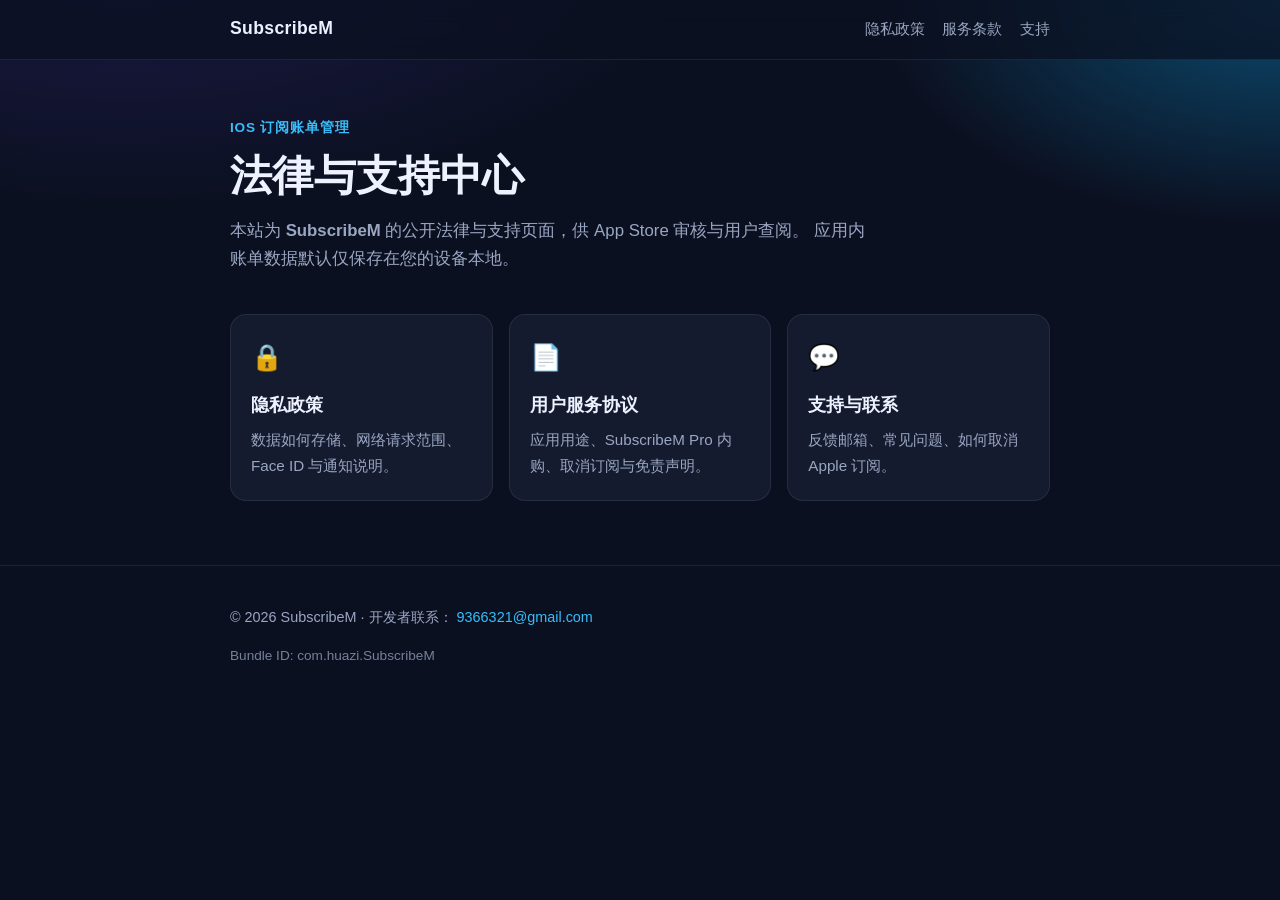
<file: SubscribeM-legal/index.html>
<!DOCTYPE html>
<html lang="zh-Hans">
<head>
  <meta charset="utf-8" />
  <meta name="viewport" content="width=device-width, initial-scale=1" />
  <title>SubscribeM · 法律与支持</title>
  <meta name="description" content="SubscribeM 隐私政策、用户服务协议与支持信息" />
  <link rel="stylesheet" href="assets/styles.css" />
  <link rel="icon" href="data:image/svg+xml,<svg xmlns='http://www.w3.org/2000/svg' viewBox='0 0 100 100'><text y='.9em' font-size='90'>📱</text></svg>" />
</head>
<body>
  <header class="site-header">
    <div class="wrap">
      <a class="brand" href="index.html">SubscribeM</a>
      <nav>
        <a href="privacy/">隐私政策</a>
        <a href="terms/">服务条款</a>
        <a href="support/">支持</a>
      </nav>
    </div>
  </header>

  <main class="wrap hero">
    <p class="eyebrow">iOS 订阅账单管理</p>
    <h1>法律与支持中心</h1>
    <p class="lead">
      本站为 <strong>SubscribeM</strong> 的公开法律与支持页面，供 App Store 审核与用户查阅。
      应用内账单数据默认仅保存在您的设备本地。
    </p>
    <div class="card-grid">
      <a class="card" href="privacy/">
        <span class="card-icon">🔒</span>
        <h2>隐私政策</h2>
        <p>数据如何存储、网络请求范围、Face ID 与通知说明。</p>
      </a>
      <a class="card" href="terms/">
        <span class="card-icon">📄</span>
        <h2>用户服务协议</h2>
        <p>应用用途、SubscribeM Pro 内购、取消订阅与免责声明。</p>
      </a>
      <a class="card" href="support/">
        <span class="card-icon">💬</span>
        <h2>支持与联系</h2>
        <p>反馈邮箱、常见问题、如何取消 Apple 订阅。</p>
      </a>
    </div>
  </main>

  <footer class="site-footer">
    <div class="wrap">
      <p>© <span id="y"></span> SubscribeM · 开发者联系：
        <a href="mailto:9366321@gmail.com">9366321@gmail.com</a>
      </p>
      <p class="muted">Bundle ID: com.huazi.SubscribeM</p>
    </div>
  </footer>
  <script>document.getElementById('y').textContent = new Date().getFullYear()</script>
</body>
</html>
</file>
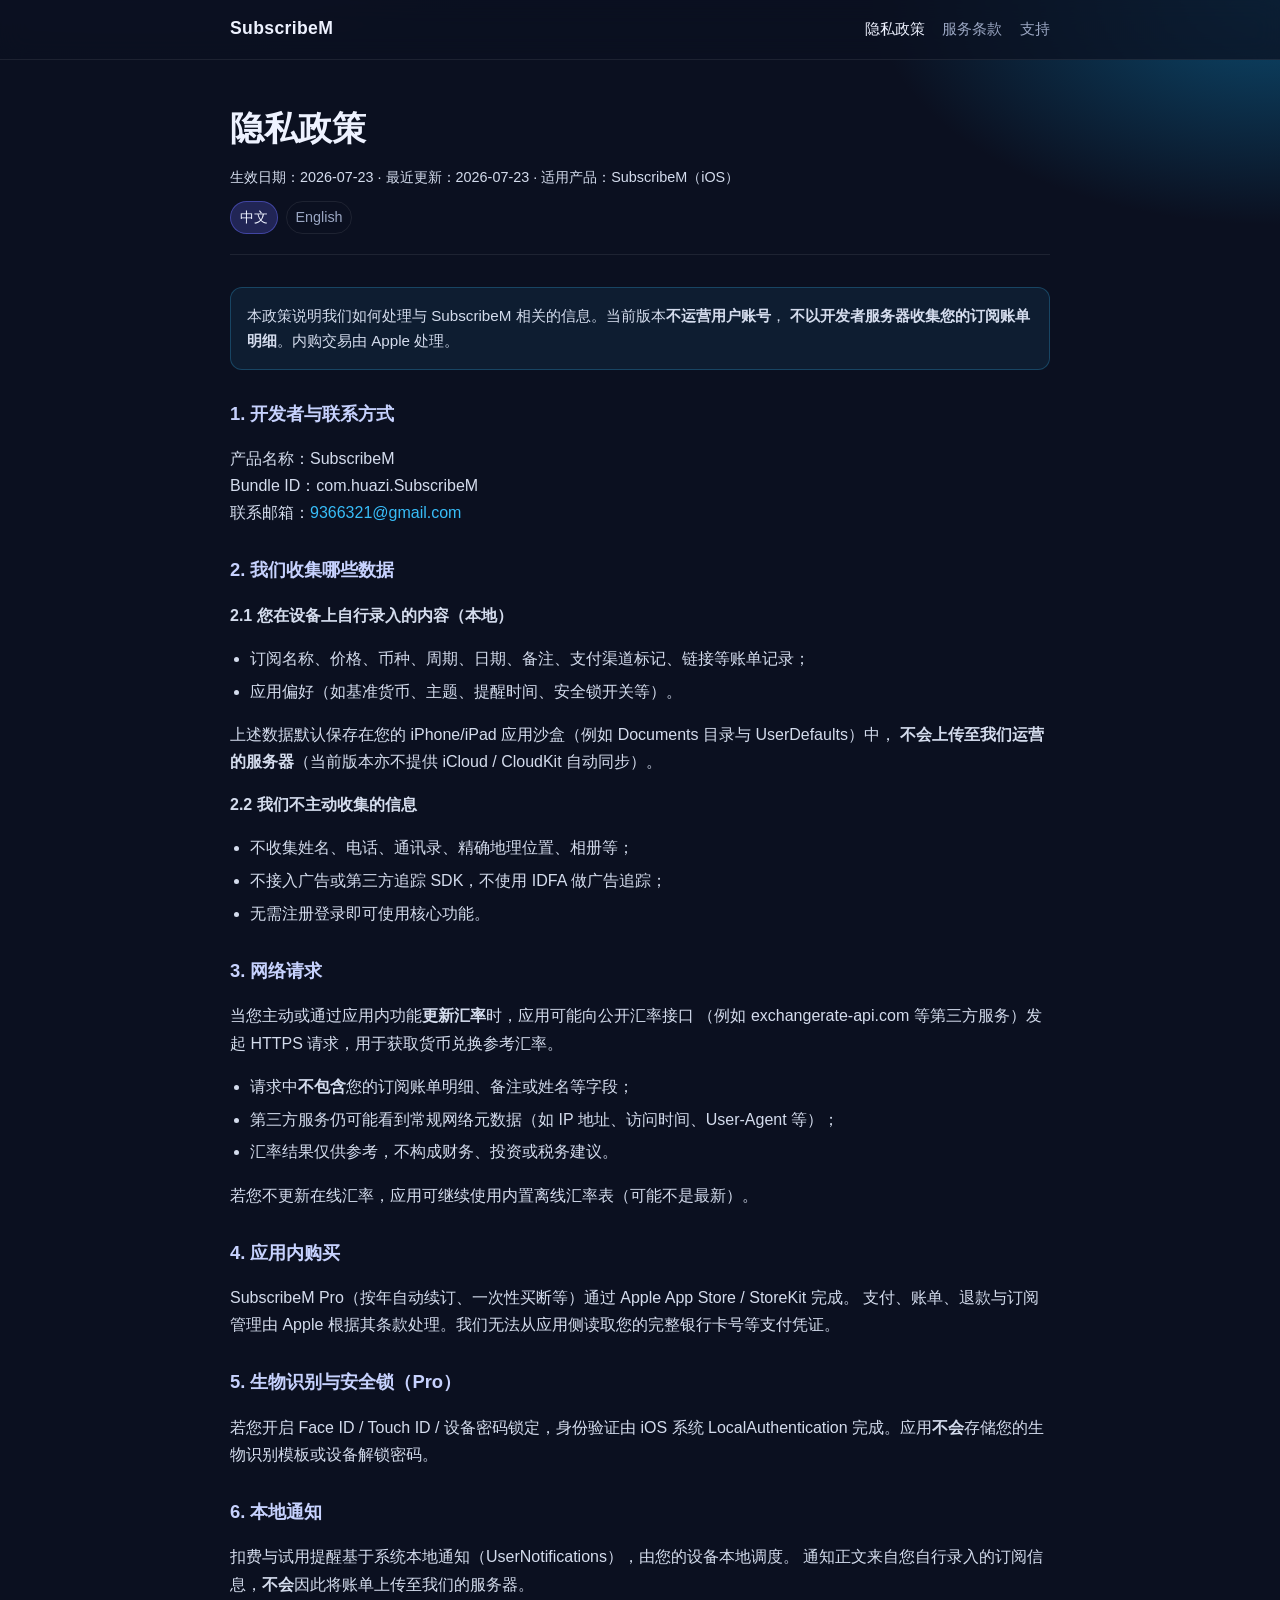
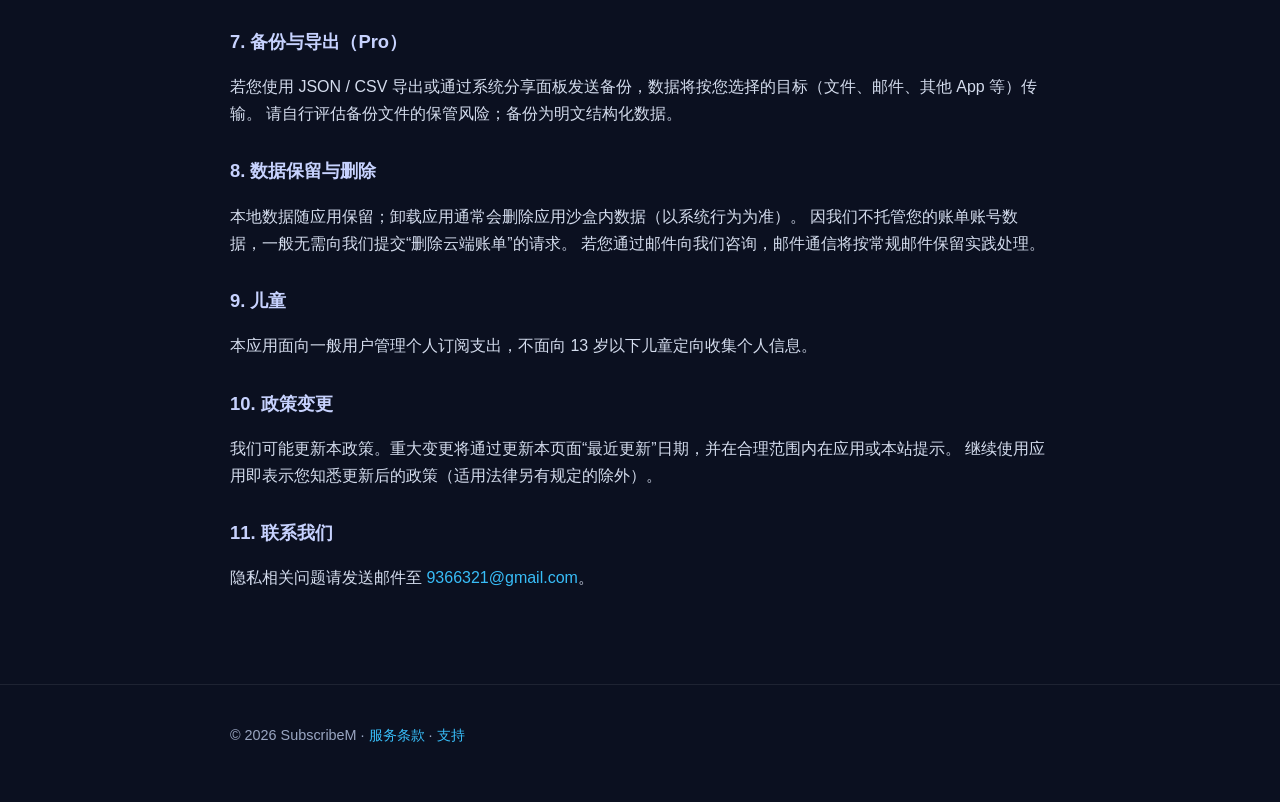
<file: SubscribeM-legal/privacy/index.html>
<!DOCTYPE html>
<html lang="zh-Hans">
<head>
  <meta charset="utf-8" />
  <meta name="viewport" content="width=device-width, initial-scale=1" />
  <title>隐私政策 · SubscribeM</title>
  <meta name="description" content="SubscribeM 隐私政策：本机存储、汇率请求、Face ID 与本地通知说明。" />
  <link rel="stylesheet" href="../assets/styles.css" />
</head>
<body>
  <header class="site-header">
    <div class="wrap">
      <a class="brand" href="../">SubscribeM</a>
      <nav>
        <a href="../privacy/" aria-current="page">隐私政策</a>
        <a href="../terms/">服务条款</a>
        <a href="../support/">支持</a>
      </nav>
    </div>
  </header>

  <main class="wrap doc">
    <header class="page-title">
      <h1>隐私政策</h1>
      <p class="meta">生效日期：2026-07-23 · 最近更新：2026-07-23 · 适用产品：SubscribeM（iOS）</p>
      <div class="lang-switch">
        <a class="active" href="./">中文</a>
        <a href="./en.html">English</a>
      </div>
    </header>

    <p class="note">
      本政策说明我们如何处理与 SubscribeM 相关的信息。当前版本<strong>不运营用户账号</strong>，
      <strong>不以开发者服务器收集您的订阅账单明细</strong>。内购交易由 Apple 处理。
    </p>

    <section>
      <h2>1. 开发者与联系方式</h2>
      <p>产品名称：SubscribeM<br />
      Bundle ID：com.huazi.SubscribeM<br />
      联系邮箱：<a href="mailto:9366321@gmail.com">9366321@gmail.com</a></p>
    </section>

    <section>
      <h2>2. 我们收集哪些数据</h2>
      <p><strong>2.1 您在设备上自行录入的内容（本地）</strong></p>
      <ul>
        <li>订阅名称、价格、币种、周期、日期、备注、支付渠道标记、链接等账单记录；</li>
        <li>应用偏好（如基准货币、主题、提醒时间、安全锁开关等）。</li>
      </ul>
      <p>上述数据默认保存在您的 iPhone/iPad 应用沙盒（例如 Documents 目录与 UserDefaults）中，
        <strong>不会上传至我们运营的服务器</strong>（当前版本亦不提供 iCloud / CloudKit 自动同步）。</p>
      <p><strong>2.2 我们不主动收集的信息</strong></p>
      <ul>
        <li>不收集姓名、电话、通讯录、精确地理位置、相册等；</li>
        <li>不接入广告或第三方追踪 SDK，不使用 IDFA 做广告追踪；</li>
        <li>无需注册登录即可使用核心功能。</li>
      </ul>
    </section>

    <section>
      <h2>3. 网络请求</h2>
      <p>当您主动或通过应用内功能<strong>更新汇率</strong>时，应用可能向公开汇率接口
        （例如 exchangerate-api.com 等第三方服务）发起 HTTPS 请求，用于获取货币兑换参考汇率。</p>
      <ul>
        <li>请求中<strong>不包含</strong>您的订阅账单明细、备注或姓名等字段；</li>
        <li>第三方服务仍可能看到常规网络元数据（如 IP 地址、访问时间、User-Agent 等）；</li>
        <li>汇率结果仅供参考，不构成财务、投资或税务建议。</li>
      </ul>
      <p>若您不更新在线汇率，应用可继续使用内置离线汇率表（可能不是最新）。</p>
    </section>

    <section>
      <h2>4. 应用内购买</h2>
      <p>SubscribeM Pro（按年自动续订、一次性买断等）通过 Apple App Store / StoreKit 完成。
        支付、账单、退款与订阅管理由 Apple 根据其条款处理。我们无法从应用侧读取您的完整银行卡号等支付凭证。</p>
    </section>

    <section>
      <h2>5. 生物识别与安全锁（Pro）</h2>
      <p>若您开启 Face ID / Touch ID / 设备密码锁定，身份验证由 iOS 系统
        LocalAuthentication 完成。应用<strong>不会</strong>存储您的生物识别模板或设备解锁密码。</p>
    </section>

    <section>
      <h2>6. 本地通知</h2>
      <p>扣费与试用提醒基于系统本地通知（UserNotifications），由您的设备本地调度。
        通知正文来自您自行录入的订阅信息，<strong>不会</strong>因此将账单上传至我们的服务器。</p>
    </section>

    <section>
      <h2>7. 备份与导出（Pro）</h2>
      <p>若您使用 JSON / CSV 导出或通过系统分享面板发送备份，数据将按您选择的目标（文件、邮件、其他 App 等）传输。
        请自行评估备份文件的保管风险；备份为明文结构化数据。</p>
    </section>

    <section>
      <h2>8. 数据保留与删除</h2>
      <p>本地数据随应用保留；卸载应用通常会删除应用沙盒内数据（以系统行为为准）。
        因我们不托管您的账单账号数据，一般无需向我们提交“删除云端账单”的请求。
        若您通过邮件向我们咨询，邮件通信将按常规邮件保留实践处理。</p>
    </section>

    <section>
      <h2>9. 儿童</h2>
      <p>本应用面向一般用户管理个人订阅支出，不面向 13 岁以下儿童定向收集个人信息。</p>
    </section>

    <section>
      <h2>10. 政策变更</h2>
      <p>我们可能更新本政策。重大变更将通过更新本页面“最近更新”日期，并在合理范围内在应用或本站提示。
        继续使用应用即表示您知悉更新后的政策（适用法律另有规定的除外）。</p>
    </section>

    <section>
      <h2>11. 联系我们</h2>
      <p>隐私相关问题请发送邮件至
        <a href="mailto:9366321@gmail.com">9366321@gmail.com</a>。</p>
    </section>
  </main>

  <footer class="site-footer">
    <div class="wrap">
      <p>© <span id="y"></span> SubscribeM ·
        <a href="../terms/">服务条款</a> ·
        <a href="../support/">支持</a>
      </p>
    </div>
  </footer>
  <script>document.getElementById('y').textContent = new Date().getFullYear()</script>
</body>
</html>
</file>
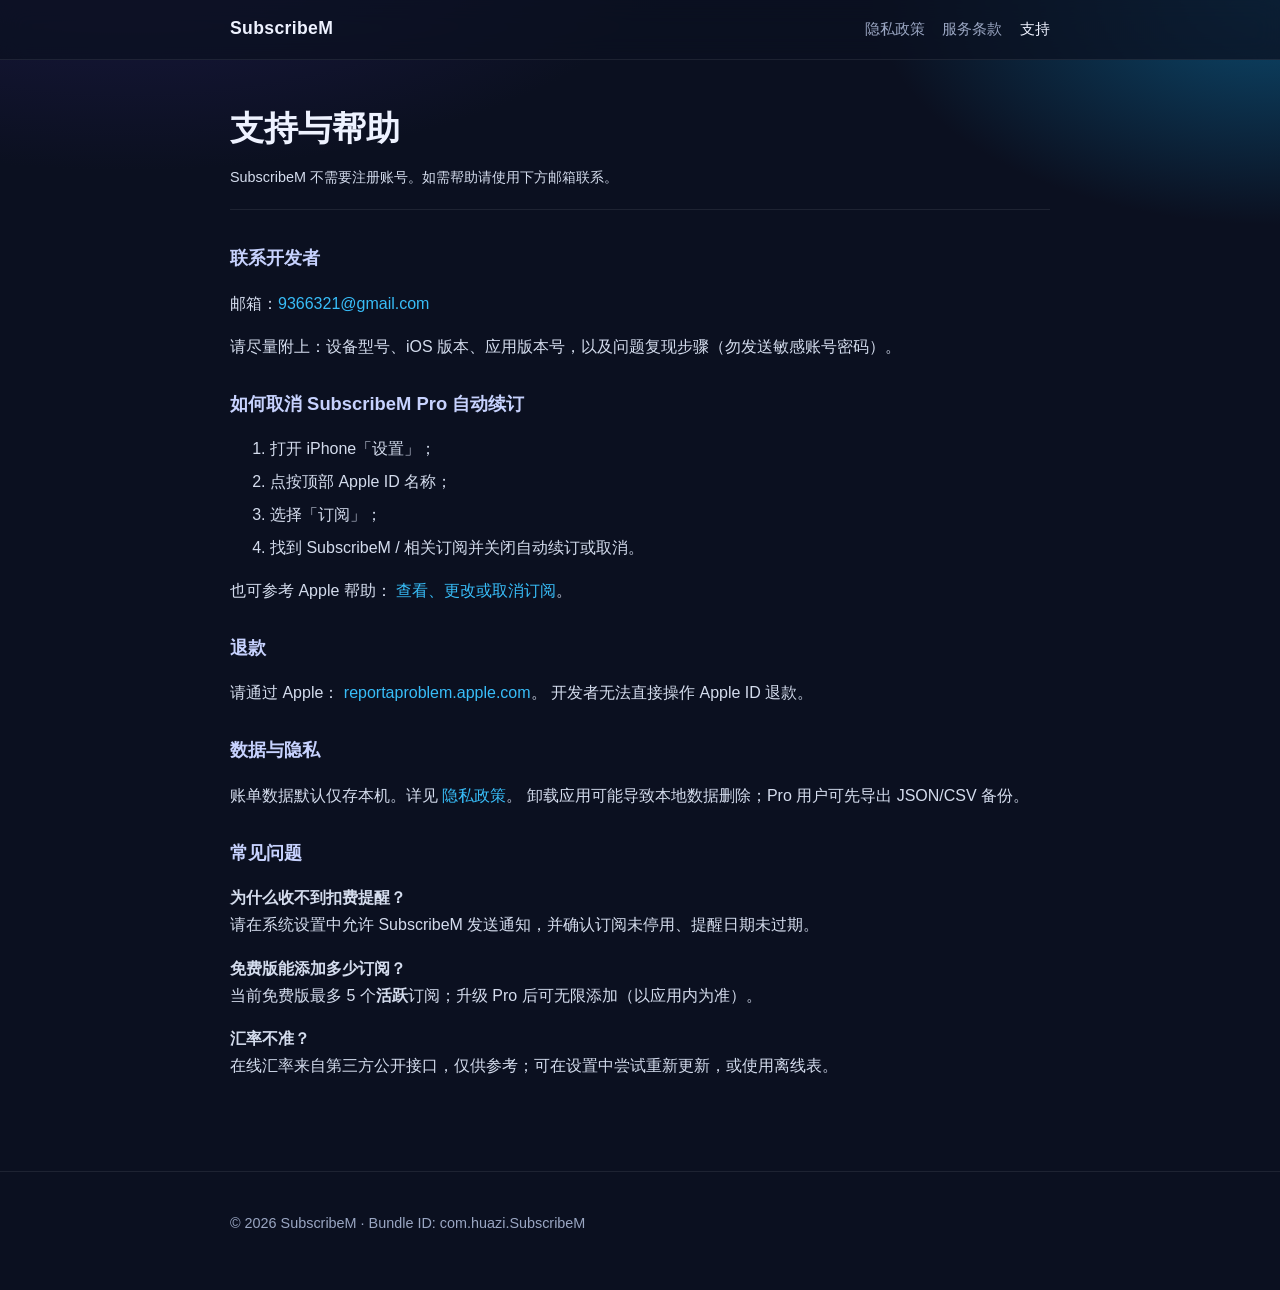
<file: SubscribeM-legal/support/index.html>
<!DOCTYPE html>
<html lang="zh-Hans">
<head>
  <meta charset="utf-8" />
  <meta name="viewport" content="width=device-width, initial-scale=1" />
  <title>支持 · SubscribeM</title>
  <meta name="description" content="SubscribeM 支持、联系邮箱与取消订阅说明。" />
  <link rel="stylesheet" href="../assets/styles.css" />
</head>
<body>
  <header class="site-header">
    <div class="wrap">
      <a class="brand" href="../">SubscribeM</a>
      <nav>
        <a href="../privacy/">隐私政策</a>
        <a href="../terms/">服务条款</a>
        <a href="../support/" aria-current="page">支持</a>
      </nav>
    </div>
  </header>

  <main class="wrap doc">
    <header class="page-title">
      <h1>支持与帮助</h1>
      <p class="meta">SubscribeM 不需要注册账号。如需帮助请使用下方邮箱联系。</p>
    </header>

    <section>
      <h2>联系开发者</h2>
      <p>邮箱：<a href="mailto:9366321@gmail.com?subject=SubscribeM%20Support">9366321@gmail.com</a></p>
      <p>请尽量附上：设备型号、iOS 版本、应用版本号，以及问题复现步骤（勿发送敏感账号密码）。</p>
    </section>

    <section>
      <h2>如何取消 SubscribeM Pro 自动续订</h2>
      <ol>
        <li>打开 iPhone「设置」；</li>
        <li>点按顶部 Apple ID 名称；</li>
        <li>选择「订阅」；</li>
        <li>找到 SubscribeM / 相关订阅并关闭自动续订或取消。</li>
      </ol>
      <p>也可参考 Apple 帮助：
        <a href="https://support.apple.com/HT202039" target="_blank" rel="noopener">查看、更改或取消订阅</a>。</p>
    </section>

    <section>
      <h2>退款</h2>
      <p>请通过 Apple：
        <a href="https://reportaproblem.apple.com" target="_blank" rel="noopener">reportaproblem.apple.com</a>。
        开发者无法直接操作 Apple ID 退款。</p>
    </section>

    <section>
      <h2>数据与隐私</h2>
      <p>账单数据默认仅存本机。详见
        <a href="../privacy/">隐私政策</a>。
        卸载应用可能导致本地数据删除；Pro 用户可先导出 JSON/CSV 备份。</p>
    </section>

    <section>
      <h2>常见问题</h2>
      <p><strong>为什么收不到扣费提醒？</strong><br />
        请在系统设置中允许 SubscribeM 发送通知，并确认订阅未停用、提醒日期未过期。</p>
      <p><strong>免费版能添加多少订阅？</strong><br />
        当前免费版最多 5 个<strong>活跃</strong>订阅；升级 Pro 后可无限添加（以应用内为准）。</p>
      <p><strong>汇率不准？</strong><br />
        在线汇率来自第三方公开接口，仅供参考；可在设置中尝试重新更新，或使用离线表。</p>
    </section>
  </main>

  <footer class="site-footer">
    <div class="wrap">
      <p>© <span id="y"></span> SubscribeM · Bundle ID: com.huazi.SubscribeM</p>
    </div>
  </footer>
  <script>document.getElementById('y').textContent = new Date().getFullYear()</script>
</body>
</html>
</file>
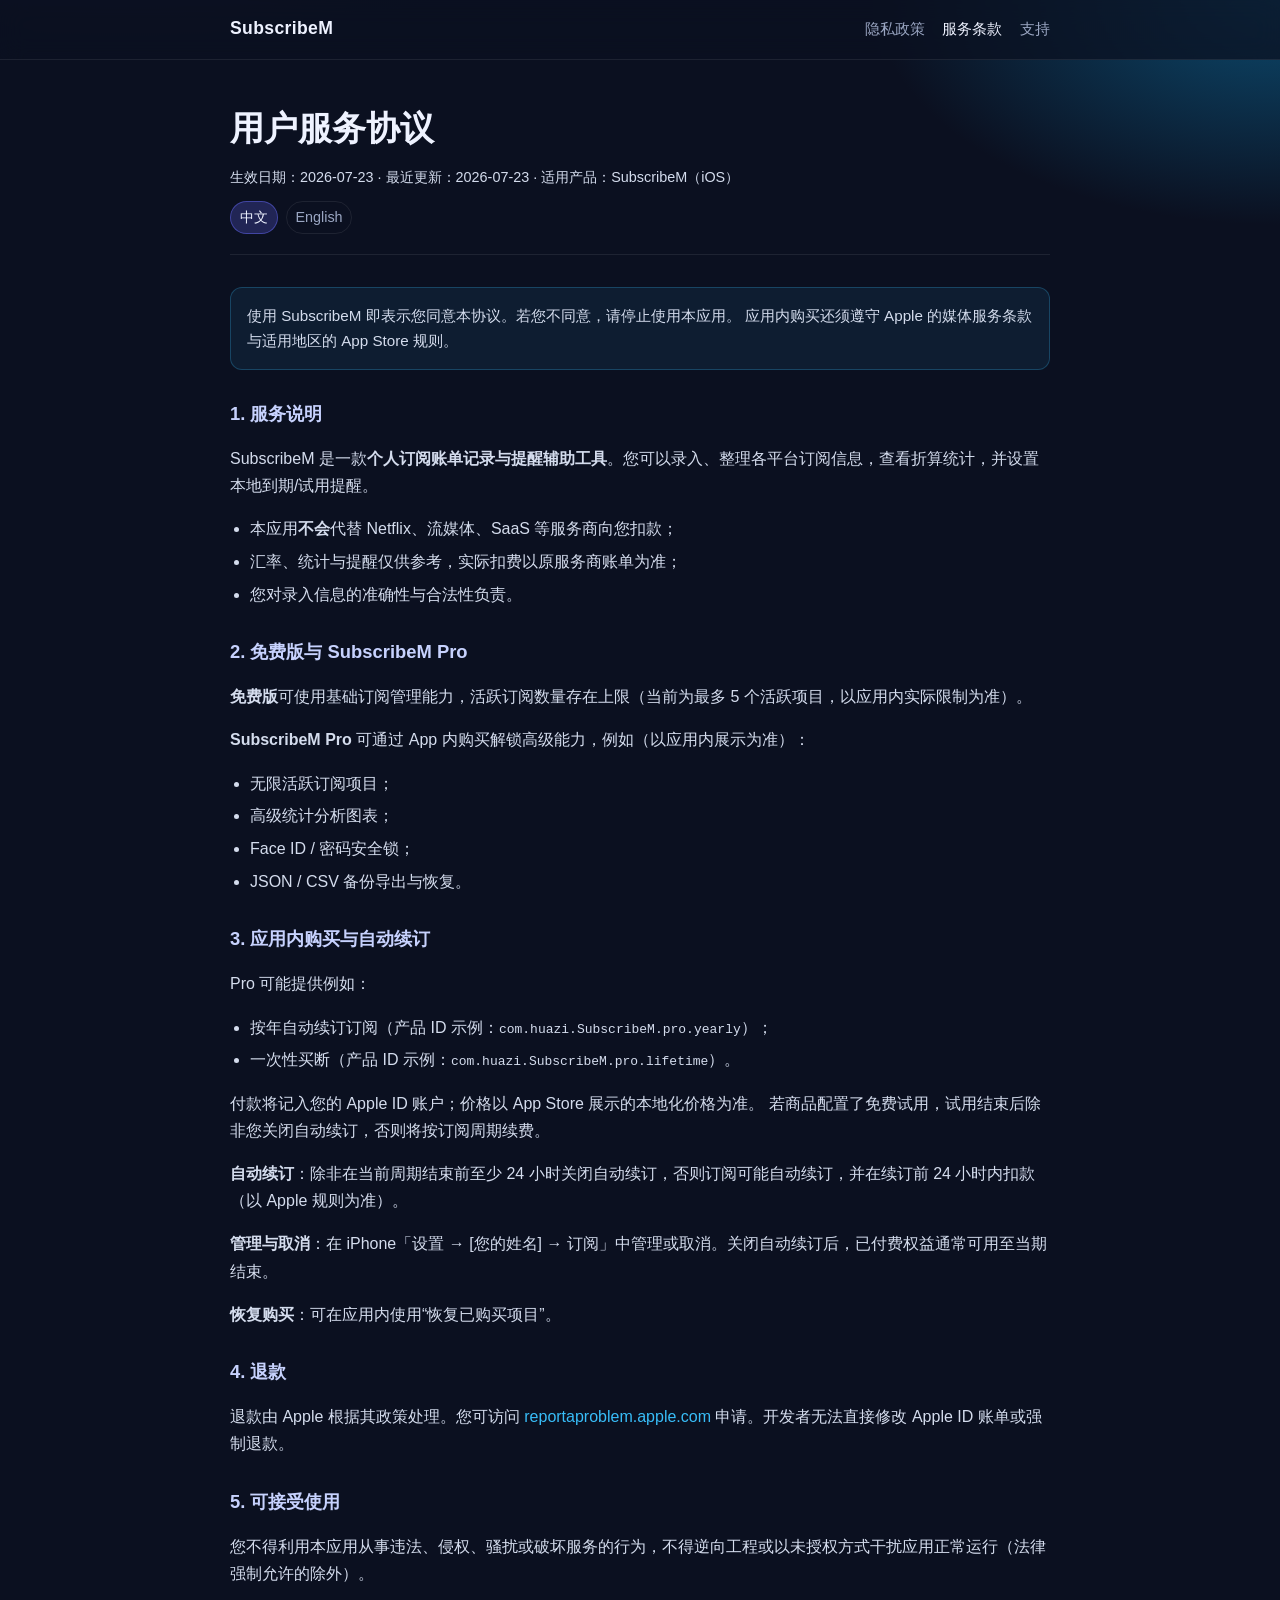
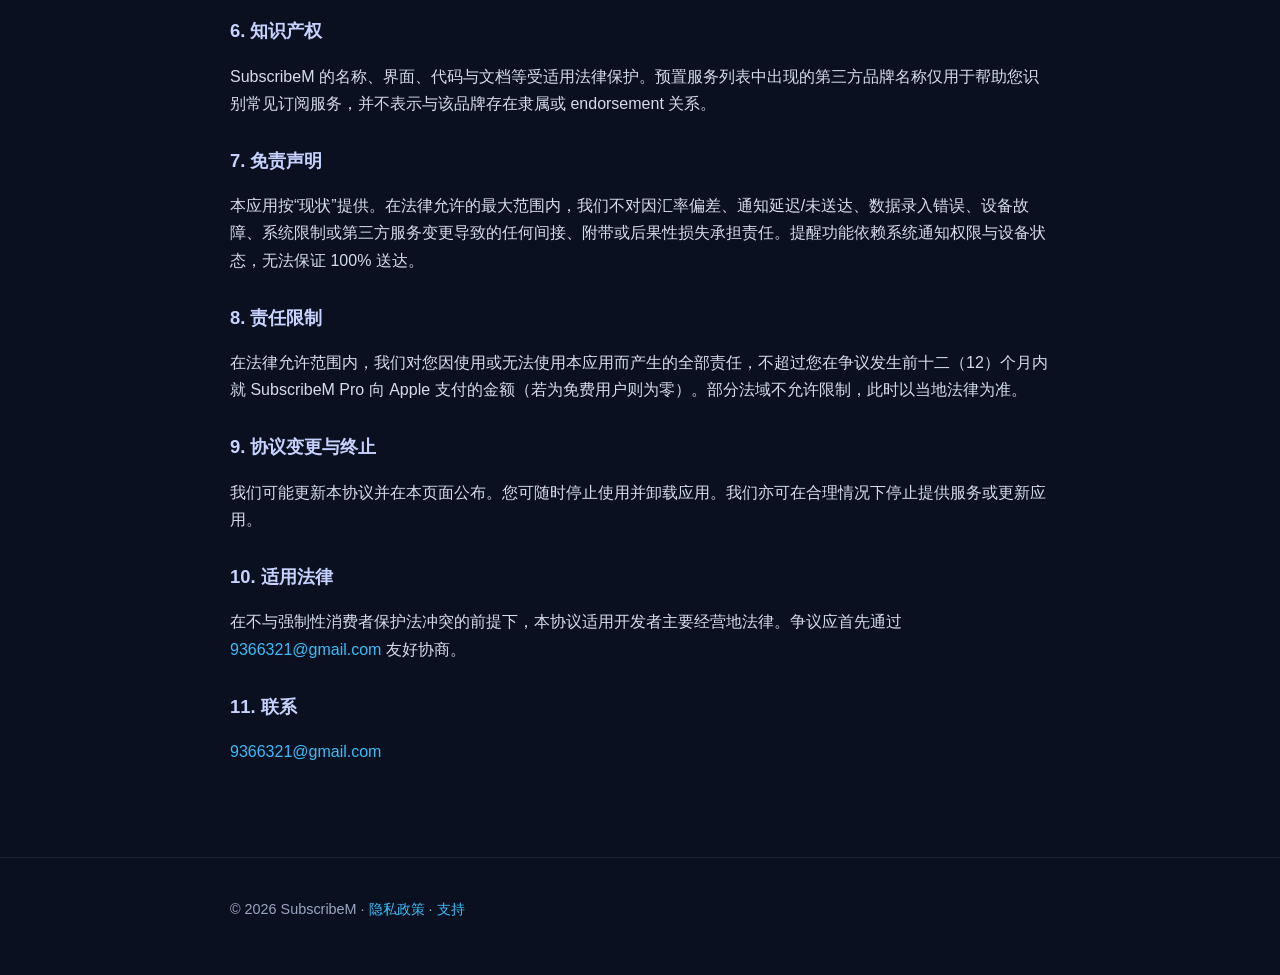
<file: SubscribeM-legal/terms/index.html>
<!DOCTYPE html>
<html lang="zh-Hans">
<head>
  <meta charset="utf-8" />
  <meta name="viewport" content="width=device-width, initial-scale=1" />
  <title>用户服务协议 · SubscribeM</title>
  <meta name="description" content="SubscribeM 用户服务协议与 Pro 内购条款。" />
  <link rel="stylesheet" href="../assets/styles.css" />
</head>
<body>
  <header class="site-header">
    <div class="wrap">
      <a class="brand" href="../">SubscribeM</a>
      <nav>
        <a href="../privacy/">隐私政策</a>
        <a href="../terms/" aria-current="page">服务条款</a>
        <a href="../support/">支持</a>
      </nav>
    </div>
  </header>

  <main class="wrap doc">
    <header class="page-title">
      <h1>用户服务协议</h1>
      <p class="meta">生效日期：2026-07-23 · 最近更新：2026-07-23 · 适用产品：SubscribeM（iOS）</p>
      <div class="lang-switch">
        <a class="active" href="./">中文</a>
        <a href="./en.html">English</a>
      </div>
    </header>

    <p class="note">
      使用 SubscribeM 即表示您同意本协议。若您不同意，请停止使用本应用。
      应用内购买还须遵守 Apple 的媒体服务条款与适用地区的 App Store 规则。
    </p>

    <section>
      <h2>1. 服务说明</h2>
      <p>SubscribeM 是一款<strong>个人订阅账单记录与提醒辅助工具</strong>。您可以录入、整理各平台订阅信息，查看折算统计，并设置本地到期/试用提醒。</p>
      <ul>
        <li>本应用<strong>不会</strong>代替 Netflix、流媒体、SaaS 等服务商向您扣款；</li>
        <li>汇率、统计与提醒仅供参考，实际扣费以原服务商账单为准；</li>
        <li>您对录入信息的准确性与合法性负责。</li>
      </ul>
    </section>

    <section>
      <h2>2. 免费版与 SubscribeM Pro</h2>
      <p><strong>免费版</strong>可使用基础订阅管理能力，活跃订阅数量存在上限（当前为最多 5 个活跃项目，以应用内实际限制为准）。</p>
      <p><strong>SubscribeM Pro</strong> 可通过 App 内购买解锁高级能力，例如（以应用内展示为准）：</p>
      <ul>
        <li>无限活跃订阅项目；</li>
        <li>高级统计分析图表；</li>
        <li>Face ID / 密码安全锁；</li>
        <li>JSON / CSV 备份导出与恢复。</li>
      </ul>
    </section>

    <section>
      <h2>3. 应用内购买与自动续订</h2>
      <p>Pro 可能提供例如：</p>
      <ul>
        <li>按年自动续订订阅（产品 ID 示例：<code>com.huazi.SubscribeM.pro.yearly</code>）；</li>
        <li>一次性买断（产品 ID 示例：<code>com.huazi.SubscribeM.pro.lifetime</code>）。</li>
      </ul>
      <p>付款将记入您的 Apple ID 账户；价格以 App Store 展示的本地化价格为准。
        若商品配置了免费试用，试用结束后除非您关闭自动续订，否则将按订阅周期续费。</p>
      <p><strong>自动续订</strong>：除非在当前周期结束前至少 24 小时关闭自动续订，否则订阅可能自动续订，并在续订前 24 小时内扣款（以 Apple 规则为准）。</p>
      <p><strong>管理与取消</strong>：在 iPhone「设置 → [您的姓名] → 订阅」中管理或取消。关闭自动续订后，已付费权益通常可用至当期结束。</p>
      <p><strong>恢复购买</strong>：可在应用内使用“恢复已购买项目”。</p>
    </section>

    <section>
      <h2>4. 退款</h2>
      <p>退款由 Apple 根据其政策处理。您可访问
        <a href="https://reportaproblem.apple.com" rel="noopener" target="_blank">reportaproblem.apple.com</a>
        申请。开发者无法直接修改 Apple ID 账单或强制退款。</p>
    </section>

    <section>
      <h2>5. 可接受使用</h2>
      <p>您不得利用本应用从事违法、侵权、骚扰或破坏服务的行为，不得逆向工程或以未授权方式干扰应用正常运行（法律强制允许的除外）。</p>
    </section>

    <section>
      <h2>6. 知识产权</h2>
      <p>SubscribeM 的名称、界面、代码与文档等受适用法律保护。预置服务列表中出现的第三方品牌名称仅用于帮助您识别常见订阅服务，并不表示与该品牌存在隶属或 endorsement 关系。</p>
    </section>

    <section>
      <h2>7. 免责声明</h2>
      <p>本应用按“现状”提供。在法律允许的最大范围内，我们不对因汇率偏差、通知延迟/未送达、数据录入错误、设备故障、系统限制或第三方服务变更导致的任何间接、附带或后果性损失承担责任。提醒功能依赖系统通知权限与设备状态，无法保证 100% 送达。</p>
    </section>

    <section>
      <h2>8. 责任限制</h2>
      <p>在法律允许范围内，我们对您因使用或无法使用本应用而产生的全部责任，不超过您在争议发生前十二（12）个月内就 SubscribeM Pro 向 Apple 支付的金额（若为免费用户则为零）。部分法域不允许限制，此时以当地法律为准。</p>
    </section>

    <section>
      <h2>9. 协议变更与终止</h2>
      <p>我们可能更新本协议并在本页面公布。您可随时停止使用并卸载应用。我们亦可在合理情况下停止提供服务或更新应用。</p>
    </section>

    <section>
      <h2>10. 适用法律</h2>
      <p>在不与强制性消费者保护法冲突的前提下，本协议适用开发者主要经营地法律。争议应首先通过
        <a href="mailto:9366321@gmail.com">9366321@gmail.com</a> 友好协商。</p>
    </section>

    <section>
      <h2>11. 联系</h2>
      <p><a href="mailto:9366321@gmail.com">9366321@gmail.com</a></p>
    </section>
  </main>

  <footer class="site-footer">
    <div class="wrap">
      <p>© <span id="y"></span> SubscribeM ·
        <a href="../privacy/">隐私政策</a> ·
        <a href="../support/">支持</a>
      </p>
    </div>
  </footer>
  <script>document.getElementById('y').textContent = new Date().getFullYear()</script>
</body>
</html>
</file>
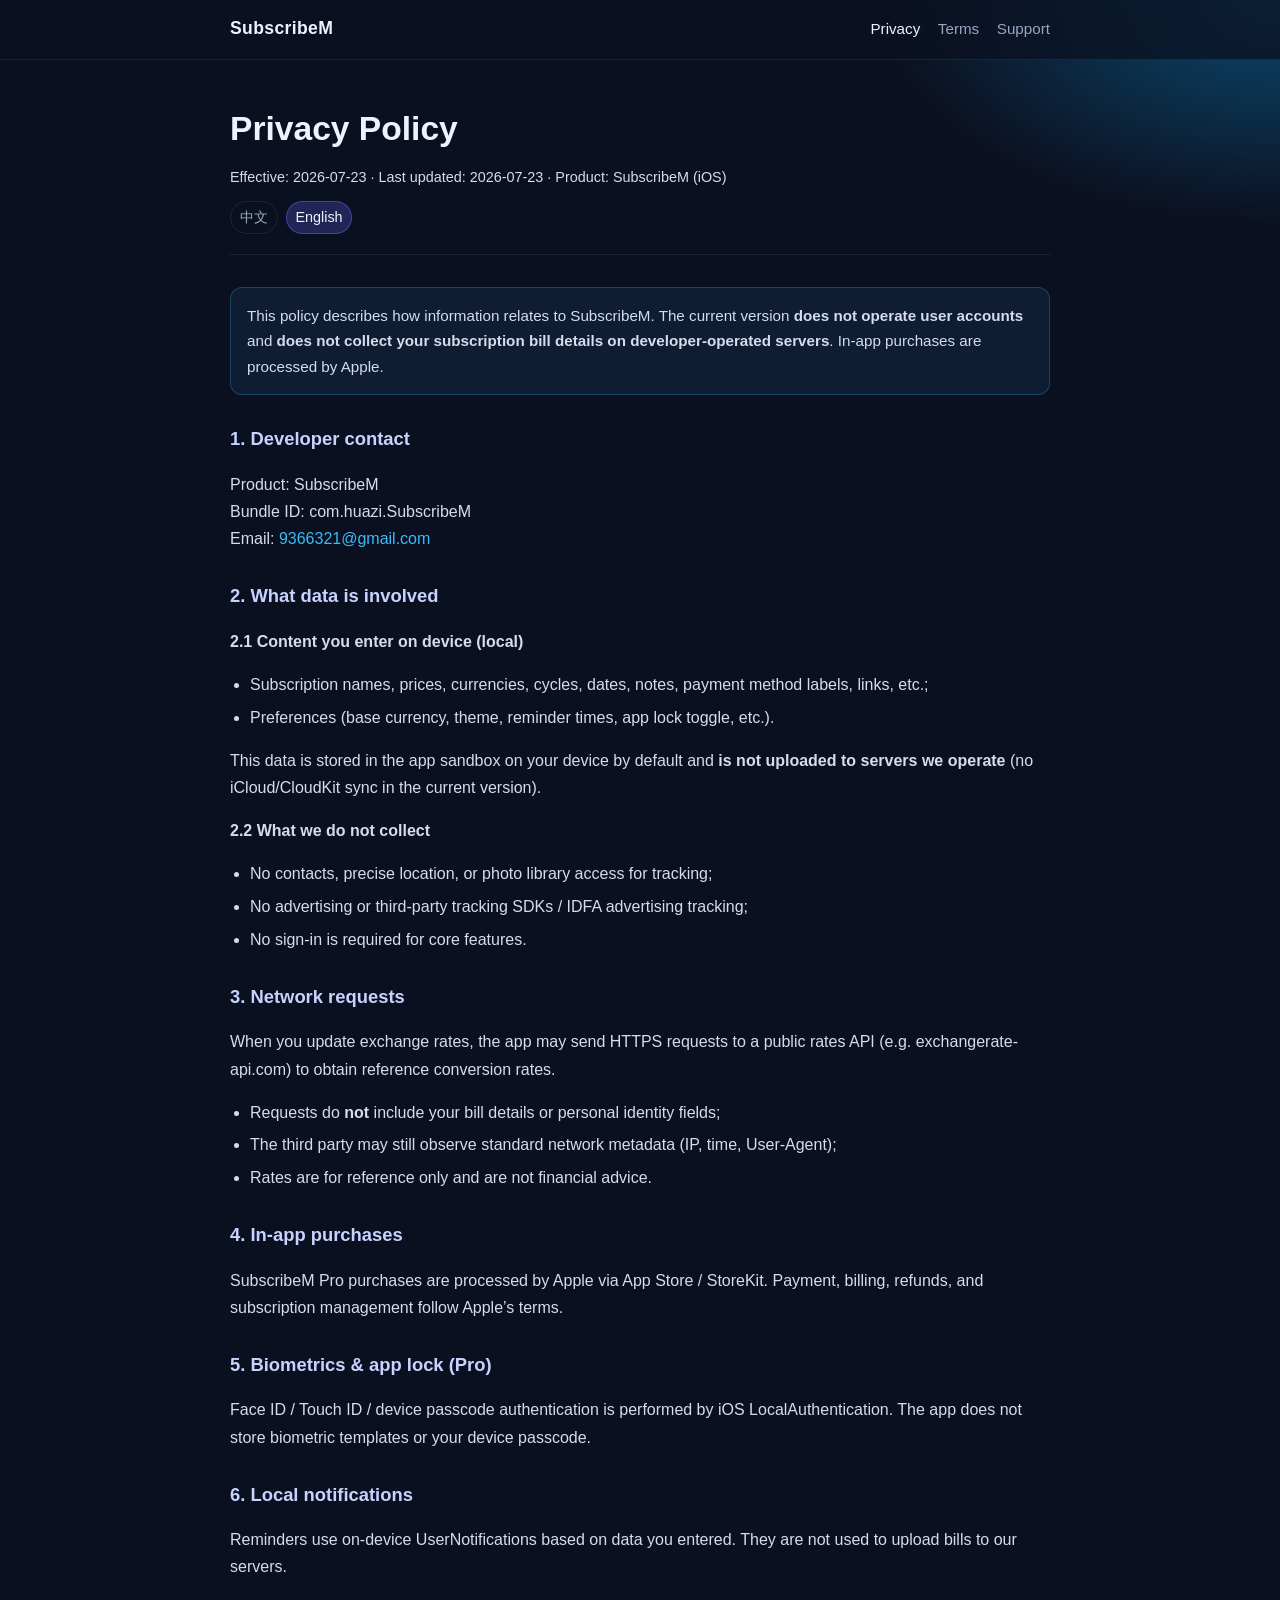
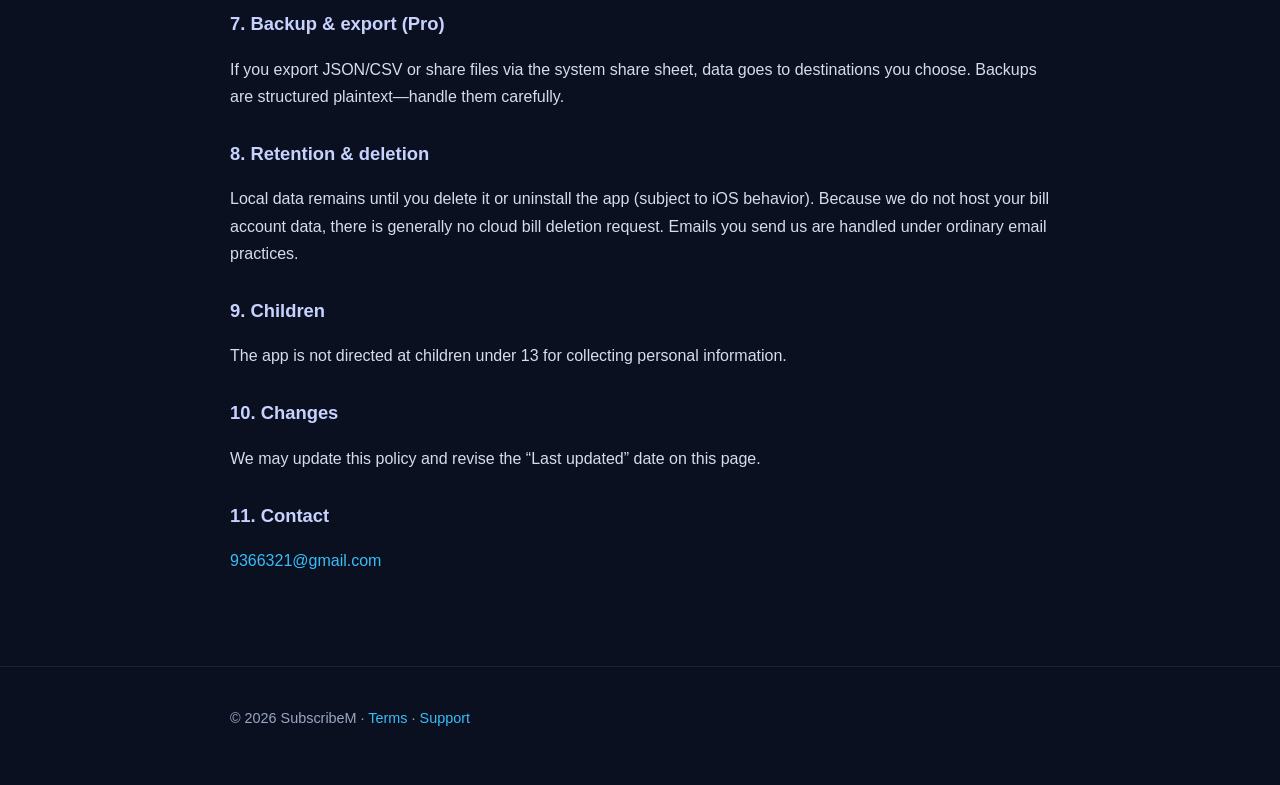
<file: SubscribeM-legal/privacy/en.html>
<!DOCTYPE html>
<html lang="en">
<head>
  <meta charset="utf-8" />
  <meta name="viewport" content="width=device-width, initial-scale=1" />
  <title>Privacy Policy · SubscribeM</title>
  <meta name="description" content="SubscribeM Privacy Policy: on-device storage, exchange-rate requests, Face ID, and local notifications." />
  <link rel="stylesheet" href="../assets/styles.css" />
</head>
<body>
  <header class="site-header">
    <div class="wrap">
      <a class="brand" href="../">SubscribeM</a>
      <nav>
        <a href="../privacy/" aria-current="page">Privacy</a>
        <a href="../terms/">Terms</a>
        <a href="../support/">Support</a>
      </nav>
    </div>
  </header>

  <main class="wrap doc">
    <header class="page-title">
      <h1>Privacy Policy</h1>
      <p class="meta">Effective: 2026-07-23 · Last updated: 2026-07-23 · Product: SubscribeM (iOS)</p>
      <div class="lang-switch">
        <a href="./">中文</a>
        <a class="active" href="./en.html">English</a>
      </div>
    </header>

    <p class="note">
      This policy describes how information relates to SubscribeM. The current version
      <strong>does not operate user accounts</strong> and
      <strong>does not collect your subscription bill details on developer-operated servers</strong>.
      In-app purchases are processed by Apple.
    </p>

    <section>
      <h2>1. Developer contact</h2>
      <p>Product: SubscribeM<br />
      Bundle ID: com.huazi.SubscribeM<br />
      Email: <a href="mailto:9366321@gmail.com">9366321@gmail.com</a></p>
    </section>

    <section>
      <h2>2. What data is involved</h2>
      <p><strong>2.1 Content you enter on device (local)</strong></p>
      <ul>
        <li>Subscription names, prices, currencies, cycles, dates, notes, payment method labels, links, etc.;</li>
        <li>Preferences (base currency, theme, reminder times, app lock toggle, etc.).</li>
      </ul>
      <p>This data is stored in the app sandbox on your device by default and
        <strong>is not uploaded to servers we operate</strong>
        (no iCloud/CloudKit sync in the current version).</p>
      <p><strong>2.2 What we do not collect</strong></p>
      <ul>
        <li>No contacts, precise location, or photo library access for tracking;</li>
        <li>No advertising or third-party tracking SDKs / IDFA advertising tracking;</li>
        <li>No sign-in is required for core features.</li>
      </ul>
    </section>

    <section>
      <h2>3. Network requests</h2>
      <p>When you update exchange rates, the app may send HTTPS requests to a public rates API
        (e.g. exchangerate-api.com) to obtain reference conversion rates.</p>
      <ul>
        <li>Requests do <strong>not</strong> include your bill details or personal identity fields;</li>
        <li>The third party may still observe standard network metadata (IP, time, User-Agent);</li>
        <li>Rates are for reference only and are not financial advice.</li>
      </ul>
    </section>

    <section>
      <h2>4. In-app purchases</h2>
      <p>SubscribeM Pro purchases are processed by Apple via App Store / StoreKit.
        Payment, billing, refunds, and subscription management follow Apple’s terms.</p>
    </section>

    <section>
      <h2>5. Biometrics &amp; app lock (Pro)</h2>
      <p>Face ID / Touch ID / device passcode authentication is performed by iOS LocalAuthentication.
        The app does not store biometric templates or your device passcode.</p>
    </section>

    <section>
      <h2>6. Local notifications</h2>
      <p>Reminders use on-device UserNotifications based on data you entered.
        They are not used to upload bills to our servers.</p>
    </section>

    <section>
      <h2>7. Backup &amp; export (Pro)</h2>
      <p>If you export JSON/CSV or share files via the system share sheet, data goes to destinations you choose.
        Backups are structured plaintext—handle them carefully.</p>
    </section>

    <section>
      <h2>8. Retention &amp; deletion</h2>
      <p>Local data remains until you delete it or uninstall the app (subject to iOS behavior).
        Because we do not host your bill account data, there is generally no cloud bill deletion request.
        Emails you send us are handled under ordinary email practices.</p>
    </section>

    <section>
      <h2>9. Children</h2>
      <p>The app is not directed at children under 13 for collecting personal information.</p>
    </section>

    <section>
      <h2>10. Changes</h2>
      <p>We may update this policy and revise the “Last updated” date on this page.</p>
    </section>

    <section>
      <h2>11. Contact</h2>
      <p><a href="mailto:9366321@gmail.com">9366321@gmail.com</a></p>
    </section>
  </main>

  <footer class="site-footer">
    <div class="wrap">
      <p>© <span id="y"></span> SubscribeM ·
        <a href="../terms/en.html">Terms</a> ·
        <a href="../support/">Support</a>
      </p>
    </div>
  </footer>
  <script>document.getElementById('y').textContent = new Date().getFullYear()</script>
</body>
</html>
</file>
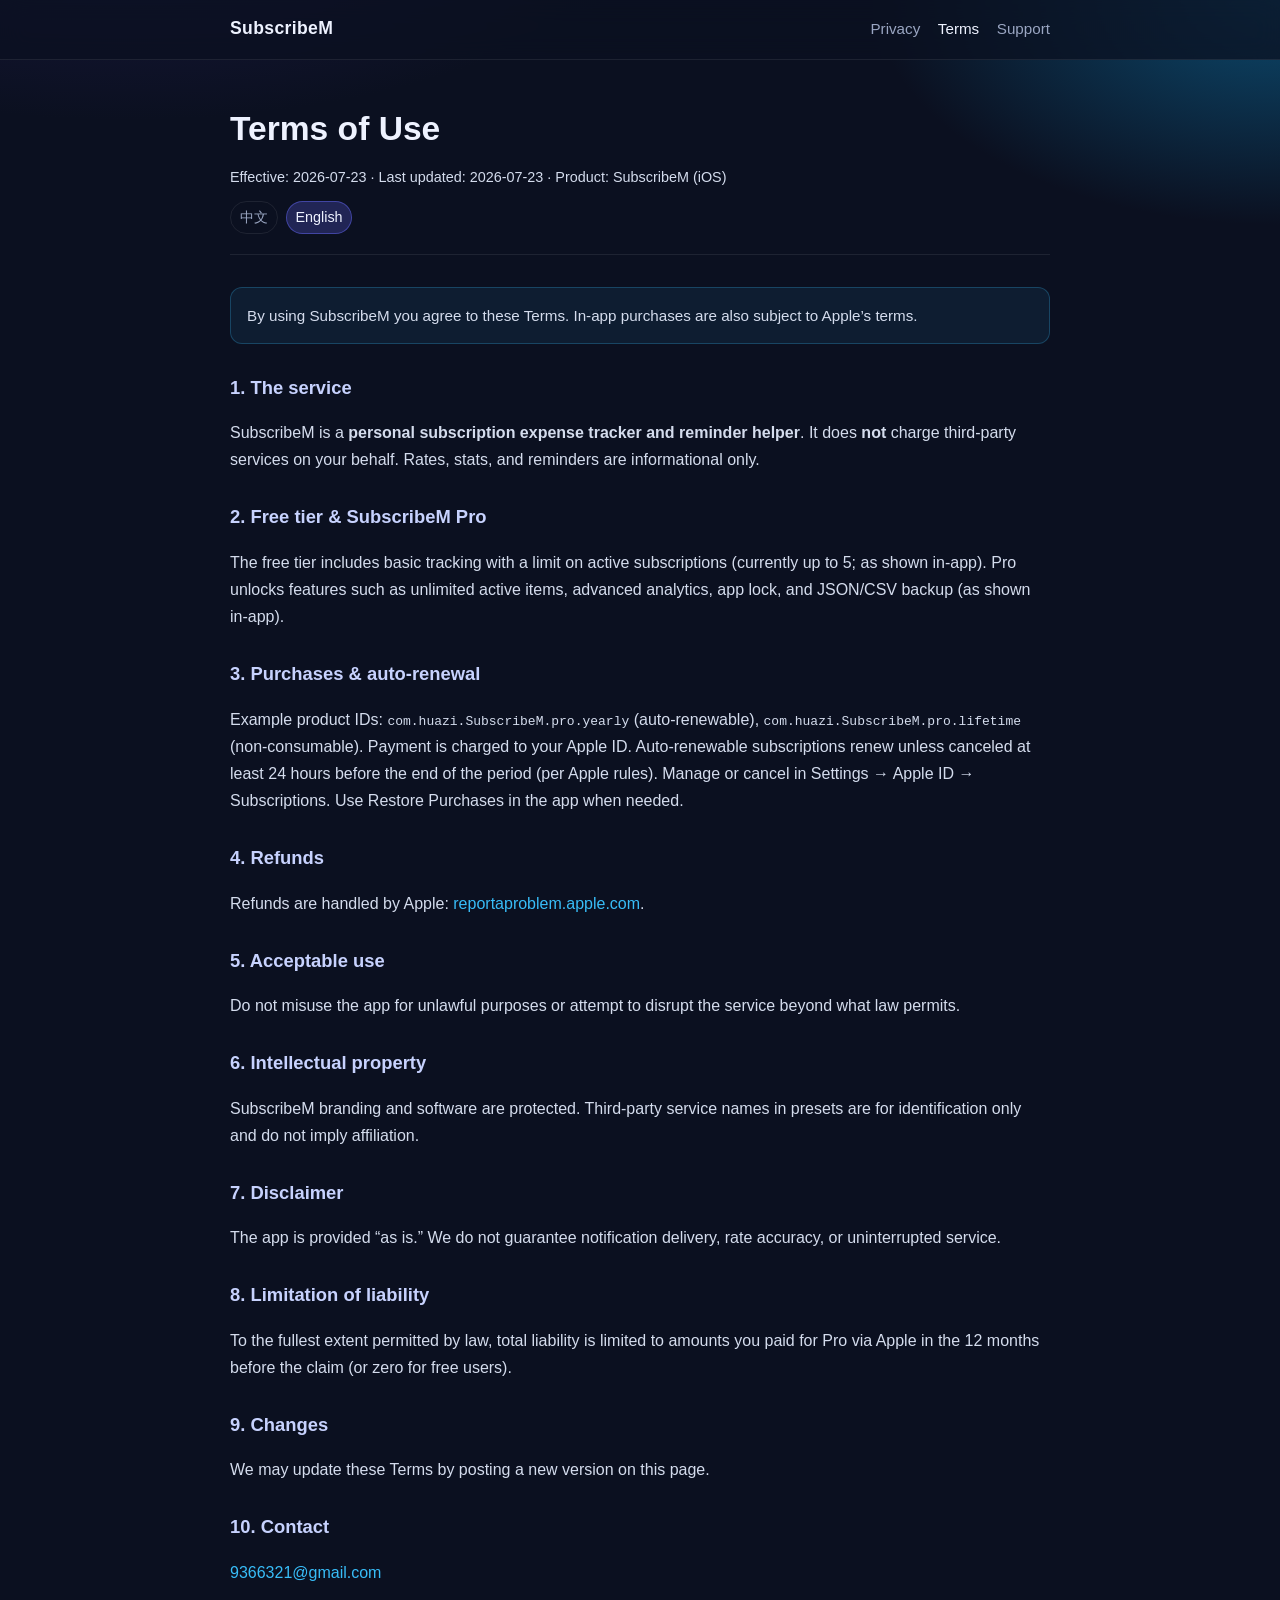
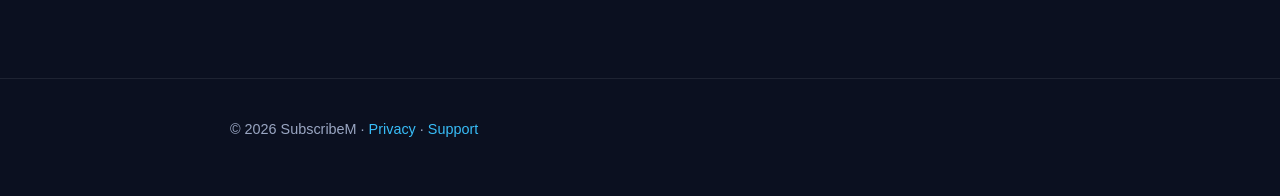
<file: SubscribeM-legal/terms/en.html>
<!DOCTYPE html>
<html lang="en">
<head>
  <meta charset="utf-8" />
  <meta name="viewport" content="width=device-width, initial-scale=1" />
  <title>Terms of Use · SubscribeM</title>
  <link rel="stylesheet" href="../assets/styles.css" />
</head>
<body>
  <header class="site-header">
    <div class="wrap">
      <a class="brand" href="../">SubscribeM</a>
      <nav>
        <a href="../privacy/en.html">Privacy</a>
        <a href="../terms/" aria-current="page">Terms</a>
        <a href="../support/">Support</a>
      </nav>
    </div>
  </header>

  <main class="wrap doc">
    <header class="page-title">
      <h1>Terms of Use</h1>
      <p class="meta">Effective: 2026-07-23 · Last updated: 2026-07-23 · Product: SubscribeM (iOS)</p>
      <div class="lang-switch">
        <a href="./">中文</a>
        <a class="active" href="./en.html">English</a>
      </div>
    </header>

    <p class="note">
      By using SubscribeM you agree to these Terms. In-app purchases are also subject to Apple’s terms.
    </p>

    <section>
      <h2>1. The service</h2>
      <p>SubscribeM is a <strong>personal subscription expense tracker and reminder helper</strong>.
        It does <strong>not</strong> charge third-party services on your behalf. Rates, stats, and reminders are informational only.</p>
    </section>

    <section>
      <h2>2. Free tier &amp; SubscribeM Pro</h2>
      <p>The free tier includes basic tracking with a limit on active subscriptions (currently up to 5; as shown in-app).
        Pro unlocks features such as unlimited active items, advanced analytics, app lock, and JSON/CSV backup (as shown in-app).</p>
    </section>

    <section>
      <h2>3. Purchases &amp; auto-renewal</h2>
      <p>Example product IDs: <code>com.huazi.SubscribeM.pro.yearly</code> (auto-renewable),
        <code>com.huazi.SubscribeM.pro.lifetime</code> (non-consumable). Payment is charged to your Apple ID.
        Auto-renewable subscriptions renew unless canceled at least 24 hours before the end of the period (per Apple rules).
        Manage or cancel in Settings → Apple ID → Subscriptions. Use Restore Purchases in the app when needed.</p>
    </section>

    <section>
      <h2>4. Refunds</h2>
      <p>Refunds are handled by Apple: <a href="https://reportaproblem.apple.com" target="_blank" rel="noopener">reportaproblem.apple.com</a>.</p>
    </section>

    <section>
      <h2>5. Acceptable use</h2>
      <p>Do not misuse the app for unlawful purposes or attempt to disrupt the service beyond what law permits.</p>
    </section>

    <section>
      <h2>6. Intellectual property</h2>
      <p>SubscribeM branding and software are protected. Third-party service names in presets are for identification only and do not imply affiliation.</p>
    </section>

    <section>
      <h2>7. Disclaimer</h2>
      <p>The app is provided “as is.” We do not guarantee notification delivery, rate accuracy, or uninterrupted service.</p>
    </section>

    <section>
      <h2>8. Limitation of liability</h2>
      <p>To the fullest extent permitted by law, total liability is limited to amounts you paid for Pro via Apple in the 12 months before the claim (or zero for free users).</p>
    </section>

    <section>
      <h2>9. Changes</h2>
      <p>We may update these Terms by posting a new version on this page.</p>
    </section>

    <section>
      <h2>10. Contact</h2>
      <p><a href="mailto:9366321@gmail.com">9366321@gmail.com</a></p>
    </section>
  </main>

  <footer class="site-footer">
    <div class="wrap">
      <p>© <span id="y"></span> SubscribeM ·
        <a href="../privacy/en.html">Privacy</a> ·
        <a href="../support/">Support</a>
      </p>
    </div>
  </footer>
  <script>document.getElementById('y').textContent = new Date().getFullYear()</script>
</body>
</html>
</file>
<file: SubscribeM-legal/assets/styles.css>
:root {
  --bg: #0b1020;
  --bg-card: #141b2f;
  --text: #eef2ff;
  --muted: #9aa6c2;
  --accent: #6366f1;
  --accent-2: #38bdf8;
  --border: rgba(255, 255, 255, 0.08);
  --radius: 16px;
  --max: 820px;
  font-family: -apple-system, BlinkMacSystemFont, "Segoe UI", "PingFang SC",
    "Hiragino Sans GB", "Microsoft YaHei", sans-serif;
}

* { box-sizing: border-box; }
html { scroll-behavior: smooth; }
body {
  margin: 0;
  background: radial-gradient(1200px 600px at 10% -10%, #1e1b4b 0%, transparent 50%),
    radial-gradient(900px 500px at 100% 0%, #0c4a6e 0%, transparent 45%),
    var(--bg);
  color: var(--text);
  line-height: 1.7;
  min-height: 100vh;
}

a { color: var(--accent-2); text-decoration: none; }
a:hover { text-decoration: underline; }

.wrap {
  width: min(var(--max), calc(100% - 2rem));
  margin: 0 auto;
}

.site-header {
  position: sticky;
  top: 0;
  z-index: 10;
  backdrop-filter: blur(12px);
  background: rgba(11, 16, 32, 0.75);
  border-bottom: 1px solid var(--border);
}
.site-header .wrap {
  display: flex;
  align-items: center;
  justify-content: space-between;
  padding: 0.9rem 0;
  gap: 1rem;
}
.brand {
  font-weight: 700;
  font-size: 1.1rem;
  color: var(--text);
  letter-spacing: 0.02em;
}
.site-header nav {
  display: flex;
  flex-wrap: wrap;
  gap: 0.85rem 1.1rem;
  font-size: 0.95rem;
}
.site-header nav a { color: var(--muted); }
.site-header nav a:hover,
.site-header nav a[aria-current="page"] {
  color: var(--text);
  text-decoration: none;
}

.hero { padding: 3.5rem 0 4rem; }
.eyebrow {
  color: var(--accent-2);
  font-size: 0.85rem;
  font-weight: 600;
  letter-spacing: 0.06em;
  text-transform: uppercase;
  margin: 0 0 0.75rem;
}
.hero h1 {
  font-size: clamp(1.8rem, 4vw, 2.6rem);
  line-height: 1.2;
  margin: 0 0 1rem;
}
.lead {
  color: var(--muted);
  font-size: 1.05rem;
  max-width: 40rem;
  margin: 0 0 2.5rem;
}

.card-grid {
  display: grid;
  gap: 1rem;
  grid-template-columns: repeat(auto-fit, minmax(220px, 1fr));
}
.card {
  display: block;
  background: var(--bg-card);
  border: 1px solid var(--border);
  border-radius: var(--radius);
  padding: 1.35rem 1.25rem;
  color: inherit;
  transition: border-color 0.15s ease, transform 0.15s ease;
}
.card:hover {
  border-color: rgba(99, 102, 241, 0.55);
  transform: translateY(-2px);
  text-decoration: none;
}
.card-icon { font-size: 1.6rem; }
.card h2 {
  font-size: 1.15rem;
  margin: 0.6rem 0 0.4rem;
}
.card p {
  margin: 0;
  color: var(--muted);
  font-size: 0.95rem;
}

.doc { padding: 2.5rem 0 4rem; }
.doc header.page-title {
  margin-bottom: 2rem;
  padding-bottom: 1.25rem;
  border-bottom: 1px solid var(--border);
}
.doc h1 {
  font-size: clamp(1.6rem, 3vw, 2.1rem);
  margin: 0 0 0.5rem;
}
.meta {
  color: var(--muted);
  font-size: 0.9rem;
  margin: 0;
}
.doc section {
  margin: 1.75rem 0;
}
.doc h2 {
  font-size: 1.15rem;
  margin: 0 0 0.55rem;
  color: #c7d2fe;
}
.doc p, .doc li {
  color: #d4dced;
}
.doc ul { padding-left: 1.25rem; }
.doc li { margin: 0.35rem 0; }
.note {
  background: rgba(56, 189, 248, 0.08);
  border: 1px solid rgba(56, 189, 248, 0.25);
  border-radius: 12px;
  padding: 0.9rem 1rem;
  color: var(--muted);
  font-size: 0.95rem;
}
.lang-switch {
  display: inline-flex;
  gap: 0.5rem;
  margin-top: 0.75rem;
  font-size: 0.9rem;
}
.lang-switch a {
  padding: 0.2rem 0.55rem;
  border-radius: 999px;
  border: 1px solid var(--border);
  color: var(--muted);
}
.lang-switch a.active {
  background: rgba(99, 102, 241, 0.25);
  color: var(--text);
  border-color: rgba(99, 102, 241, 0.5);
  text-decoration: none;
}

.site-footer {
  border-top: 1px solid var(--border);
  padding: 1.5rem 0 2.5rem;
  color: var(--muted);
  font-size: 0.9rem;
}
.site-footer .muted { opacity: 0.75; font-size: 0.85rem; }

@media (max-width: 560px) {
  .site-header .wrap { flex-direction: column; align-items: flex-start; }
}
</file>
